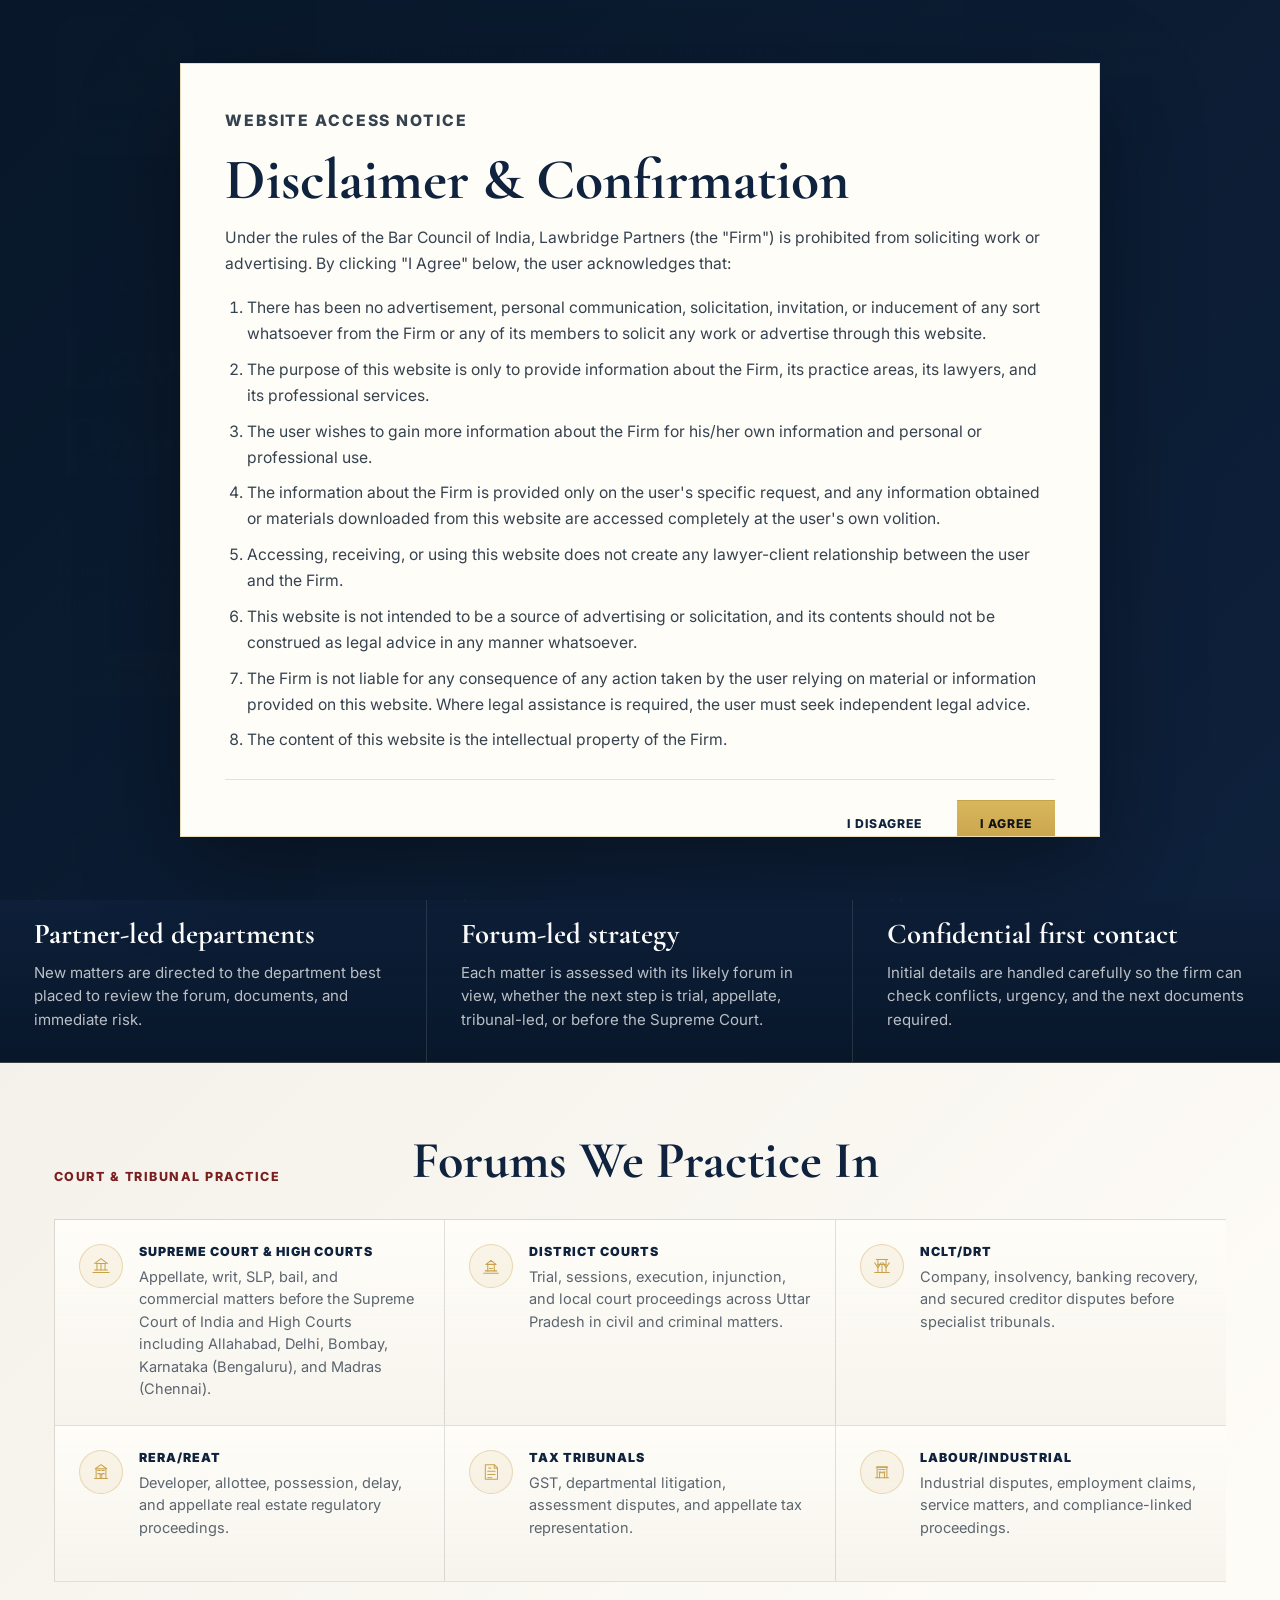
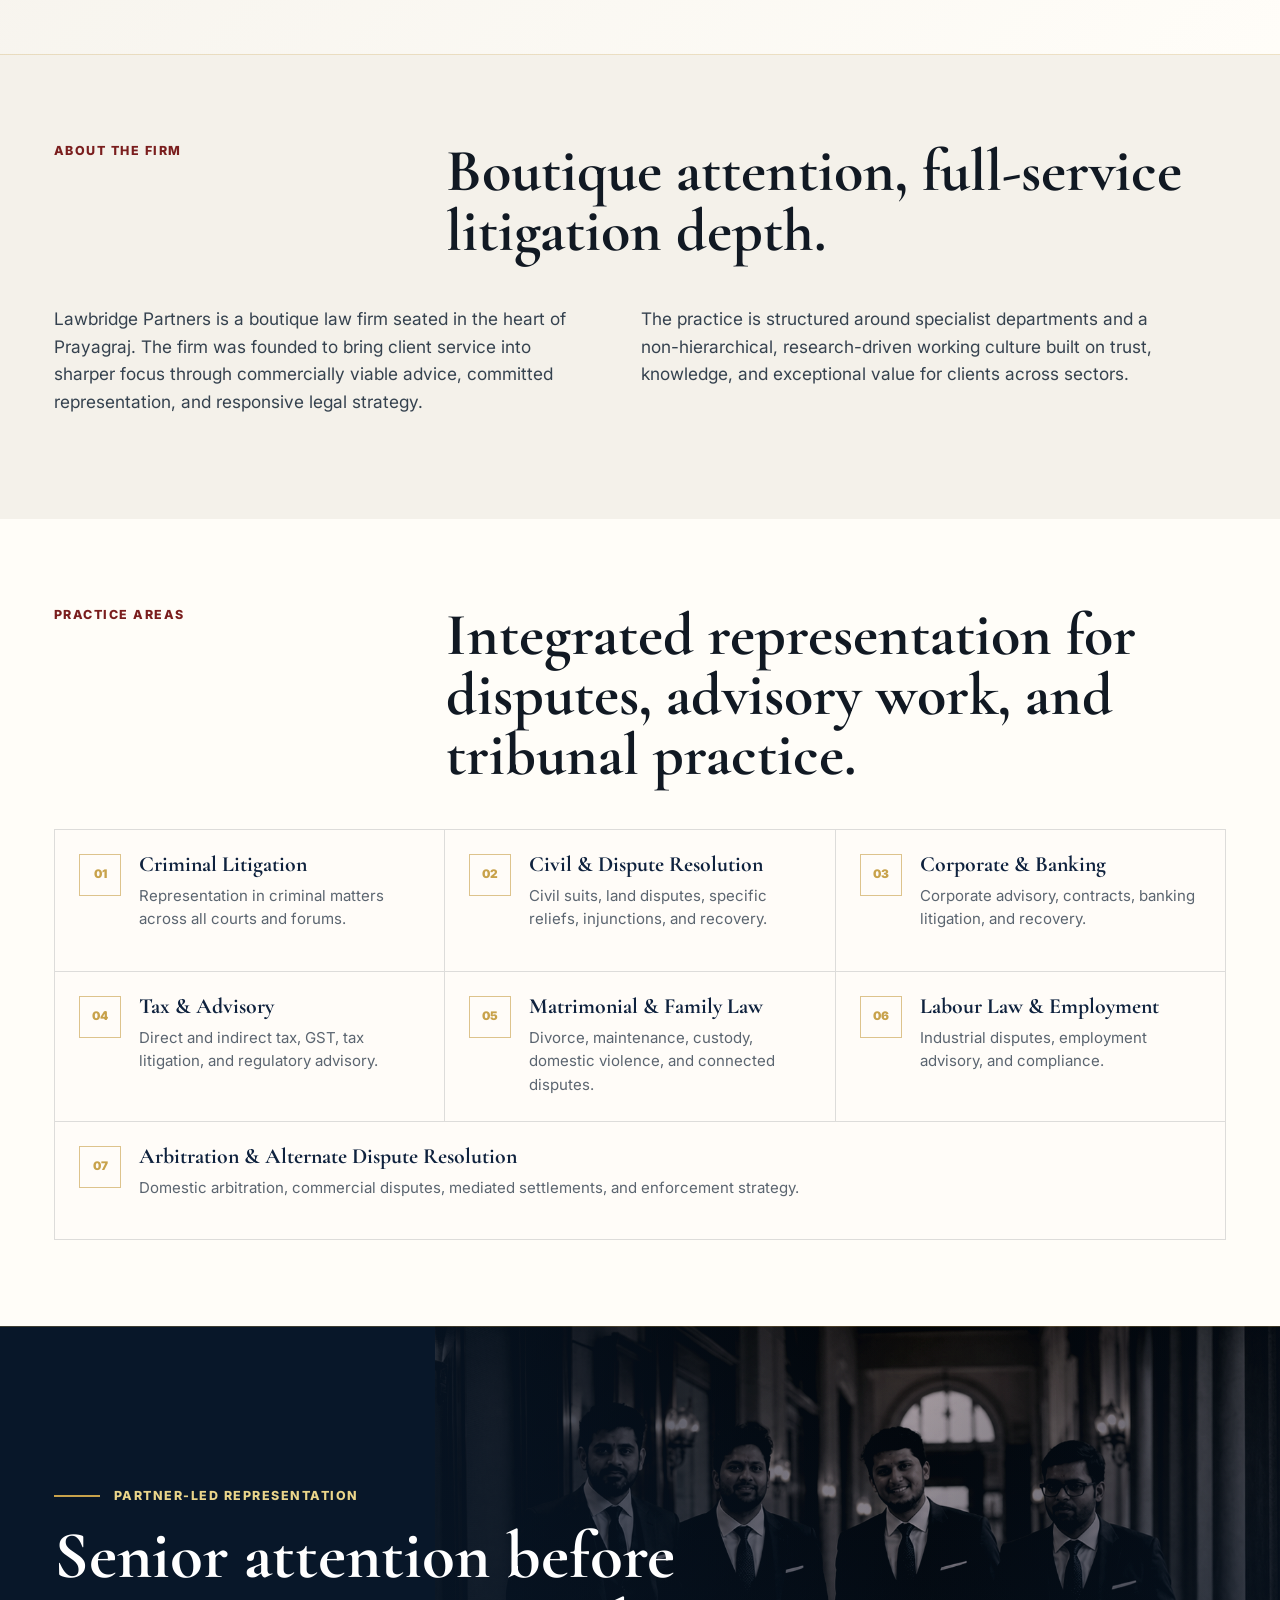
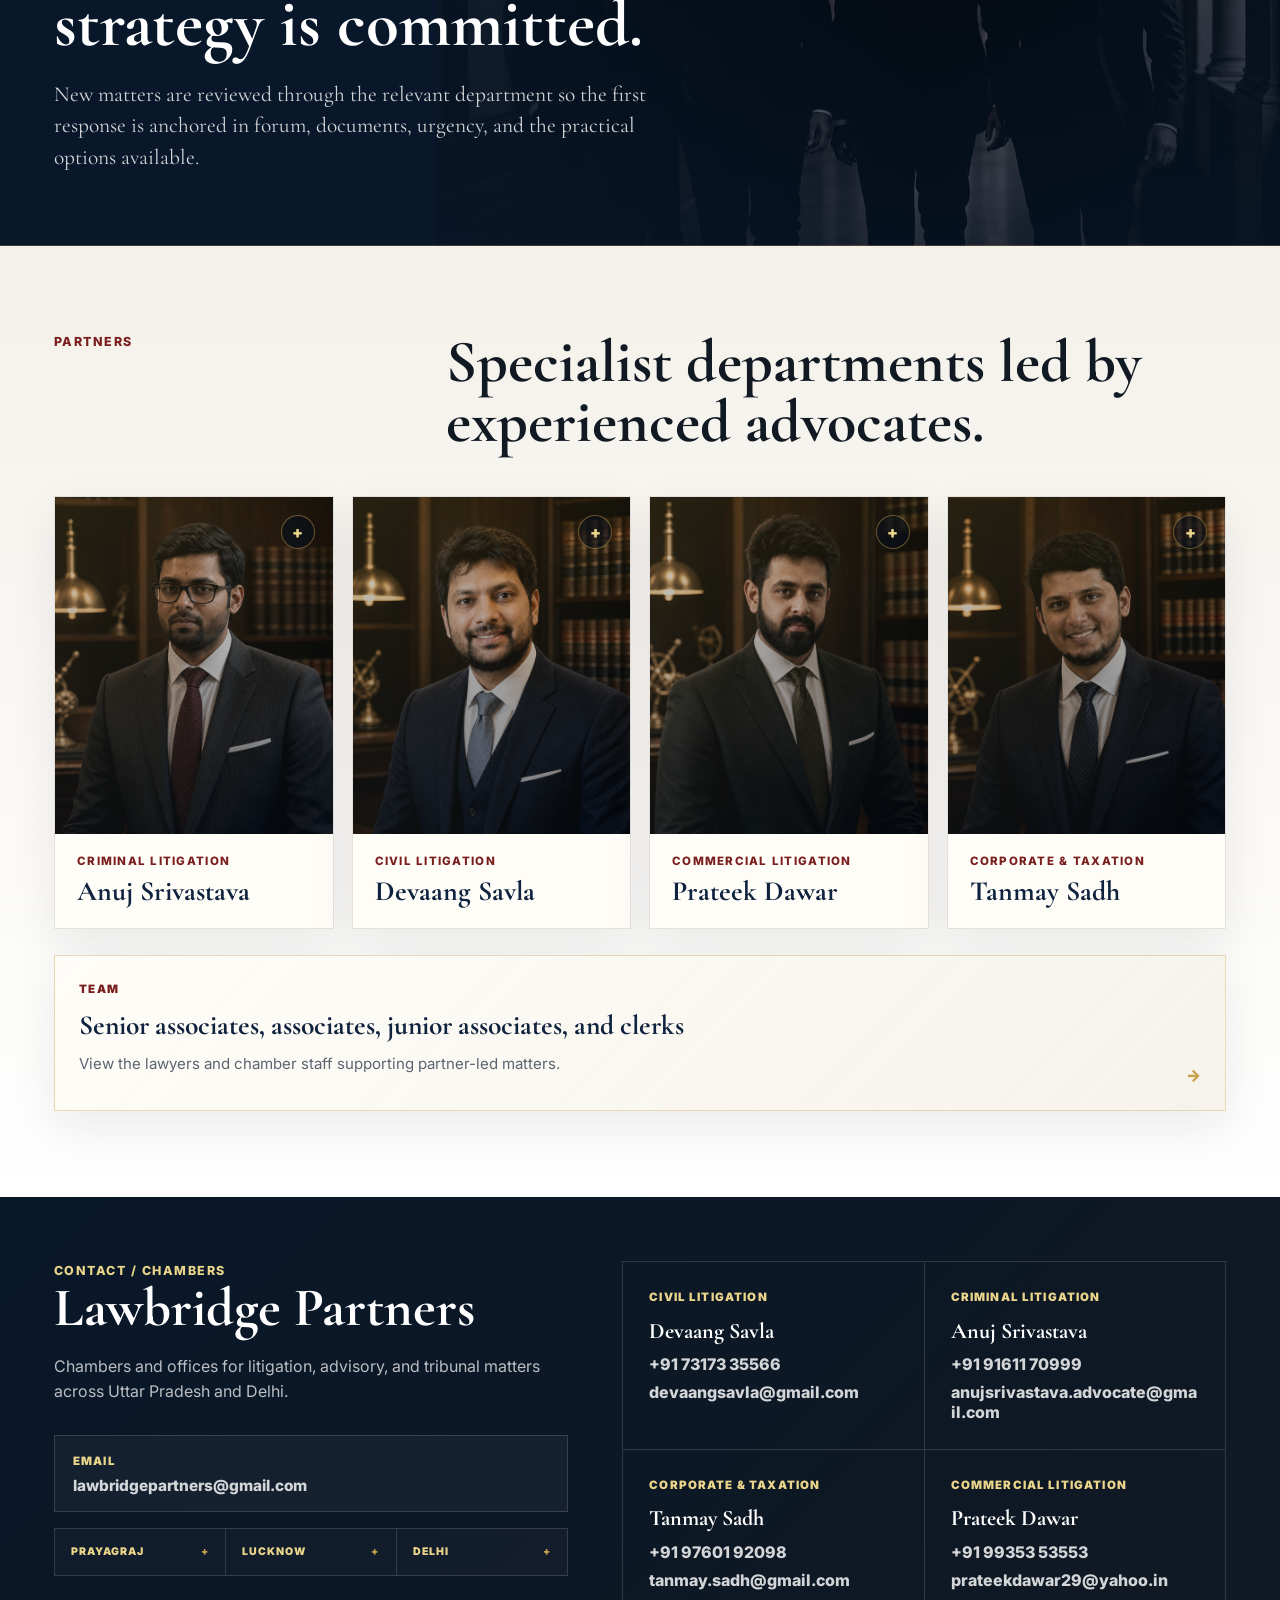
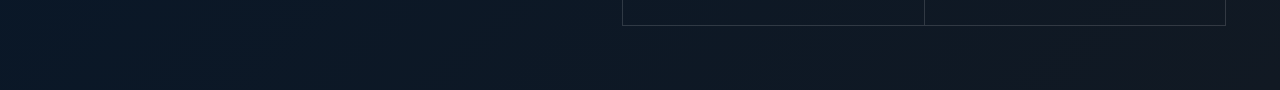
<file: index.html>
<!doctype html>
<html lang="en">
  <head>
    <meta charset="utf-8">
    <meta name="viewport" content="width=device-width, initial-scale=1">
    <title>Lawbridge Partners | Advocates & Consultancy</title>
    <meta
      name="description"
      content="Lawbridge Partners is a full-service litigation and advisory law firm based in Uttar Pradesh, with practice before courts, tribunals, the Supreme Court of India, and High Courts across India."
    >
    <link rel="preconnect" href="https://fonts.googleapis.com">
    <link rel="preconnect" href="https://fonts.gstatic.com" crossorigin>
    <link
      href="https://fonts.googleapis.com/css2?family=Cormorant+Garamond:wght@500;600;700&family=Inter:wght@400;500;600;700&display=swap"
      rel="stylesheet"
    >
    <link rel="stylesheet" href="styles.css">
    <style>
      .disclaimer-overlay {
        position: fixed;
        inset: 0;
        z-index: 1000;
        display: grid;
        place-items: center;
        padding: 28px;
        background:
          linear-gradient(135deg, rgba(8, 23, 41, 0.94), rgba(15, 34, 62, 0.88)),
          rgba(8, 23, 41, 0.96);
      }

      .disclaimer-overlay[hidden] {
        display: none;
      }

      .disclaimer-dialog {
        width: min(920px, 100%);
        max-height: min(86vh, 820px);
        overflow: auto;
        padding: clamp(24px, 4vw, 44px);
        border: 1px solid rgba(200, 162, 75, 0.36);
        background: var(--paper);
        box-shadow: 0 30px 90px rgba(0, 0, 0, 0.36);
      }

      .disclaimer-dialog h2 {
        margin-bottom: 16px;
        color: var(--legal-blue);
        font-size: clamp(2rem, 5vw, 3.6rem);
      }

      .disclaimer-dialog p,
      .disclaimer-dialog li {
        color: #35424f;
        font-size: 0.98rem;
        line-height: 1.65;
      }

      .disclaimer-dialog p {
        margin-bottom: 18px;
      }

      .disclaimer-dialog ol {
        display: grid;
        gap: 10px;
        margin: 0 0 26px;
        padding-left: 22px;
      }

      .disclaimer-actions {
        display: flex;
        flex-wrap: wrap;
        gap: 12px;
        justify-content: flex-end;
        padding-top: 20px;
        border-top: 1px solid rgba(17, 25, 35, 0.12);
      }

      .disclaimer-actions button {
        min-height: 46px;
        padding: 0 22px;
        border: 1px solid transparent;
        font: inherit;
        font-size: 0.76rem;
        font-weight: 800;
        letter-spacing: 0.08em;
        text-transform: uppercase;
        cursor: pointer;
        transition: color 180ms ease, border-color 180ms ease, background 180ms ease, transform 180ms ease;
      }

      .disclaimer-agree-button {
        background: linear-gradient(180deg, #d8b75c, var(--brass));
        color: #111318;
      }

      .disclaimer-disagree-button {
        border-color: rgba(15, 34, 62, 0.24);
        background: transparent;
        color: var(--legal-blue);
      }

      .disclaimer-actions button:hover {
        transform: translateY(-1px);
      }

      .disclaimer-actions button:focus-visible {
        outline: 3px solid var(--brass-soft);
        outline-offset: 4px;
      }

      body.disclaimer-locked {
        overflow: hidden;
      }

      @media (max-width: 640px) {
        .disclaimer-overlay {
          padding: 16px;
        }

        .disclaimer-dialog {
          max-height: 90vh;
        }

        .disclaimer-actions {
          justify-content: stretch;
        }

        .disclaimer-actions button {
          flex: 1 1 100%;
        }
      }
    </style>
  </head>
  <body class="disclaimer-locked">
    <div
      class="disclaimer-overlay"
      id="disclaimer-overlay"
      role="dialog"
      aria-modal="true"
      aria-labelledby="disclaimer-title"
    >
      <section class="disclaimer-dialog">
        <p class="section-label">Website Access Notice</p>
        <h2 id="disclaimer-title">Disclaimer &amp; Confirmation</h2>
        <p>
          Under the rules of the Bar Council of India, Lawbridge Partners (the "Firm")
          is prohibited from soliciting work or advertising. By clicking "I Agree"
          below, the user acknowledges that:
        </p>
        <ol>
          <li>There has been no advertisement, personal communication, solicitation, invitation, or inducement of any sort whatsoever from the Firm or any of its members to solicit any work or advertise through this website.</li>
          <li>The purpose of this website is only to provide information about the Firm, its practice areas, its lawyers, and its professional services.</li>
          <li>The user wishes to gain more information about the Firm for his/her own information and personal or professional use.</li>
          <li>The information about the Firm is provided only on the user's specific request, and any information obtained or materials downloaded from this website are accessed completely at the user's own volition.</li>
          <li>Accessing, receiving, or using this website does not create any lawyer-client relationship between the user and the Firm.</li>
          <li>This website is not intended to be a source of advertising or solicitation, and its contents should not be construed as legal advice in any manner whatsoever.</li>
          <li>The Firm is not liable for any consequence of any action taken by the user relying on material or information provided on this website. Where legal assistance is required, the user must seek independent legal advice.</li>
          <li>The content of this website is the intellectual property of the Firm.</li>
        </ol>
        <div class="disclaimer-actions" aria-label="Disclaimer confirmation actions">
          <button class="disclaimer-disagree-button" type="button" id="disclaimer-disagree-button">I Disagree</button>
          <button class="disclaimer-agree-button" type="button" id="disclaimer-agree-button">I Agree</button>
        </div>
      </section>
    </div>
    <header class="site-header" aria-label="Primary navigation">
      <a class="brand-link" href="#top" aria-label="Lawbridge Partners home">
        <img src="assets/lawbridge-logo-header.png" alt="Lawbridge Partners" class="brand-logo">
      </a>
      <nav class="site-navigation" aria-label="Main menu">
        <a href="#top" aria-current="page">Home</a>
        <a href="#about">About Us</a>
        <a href="#practice">Practice Areas</a>
        <a href="#forums">Forums</a>
        <a href="#partners">Team</a>
        <a href="#contact">Contact</a>
      </nav>
      <details class="mobile-menu">
        <summary>Menu</summary>
        <nav class="mobile-navigation" aria-label="Mobile menu">
          <a href="#top" aria-current="page">Home</a>
          <a href="#about">About Us</a>
          <a href="#practice">Practice Areas</a>
          <a href="#forums">Forums</a>
          <a href="#partners">Team</a>
          <a href="#contact">Contact</a>
        </nav>
      </details>
      <a class="header-action" href="#contact">Contact Chambers</a>
    </header>

    <main id="top">
      <section class="hero-section" aria-labelledby="hero-title">
        <div class="hero-copy">
          <p class="hero-label">Advocates & Consultancy</p>
          <h1 id="hero-title">Lawbridge Partners</h1>
          <p class="hero-lede">
            Rooted in Uttar Pradesh, with litigation and advisory work before trial courts,
            tribunals, High Courts across India, and the Supreme Court of India.
          </p>
          <div class="hero-actions" aria-label="Primary actions">
            <a class="primary-button" href="#partners">Meet the Team</a>
            <a class="secondary-button" href="#practice">View Practice Areas</a>
          </div>
        </div>
        <img
          class="hero-image"
          src="assets/allahabad-high-court-hero.png"
          alt="Allahabad High Court frontage treated as a dark institutional hero image"
        >
      </section>

      <section class="decision-band" aria-label="How Lawbridge Partners receives new matters">
        <article>
          <span>01</span>
          <h2>Partner-led departments</h2>
          <p>New matters are directed to the department best placed to review the forum, documents, and immediate risk.</p>
        </article>
        <article>
          <span>02</span>
          <h2>Forum-led strategy</h2>
          <p>Each matter is assessed with its likely forum in view, whether the next step is trial, appellate, tribunal-led, or before the Supreme Court.</p>
        </article>
        <article>
          <span>03</span>
          <h2>Confidential first contact</h2>
          <p>Initial details are handled carefully so the firm can check conflicts, urgency, and the next documents required.</p>
        </article>
      </section>

      <section class="forum-strip" id="forums" aria-labelledby="forums-title">
        <div class="forum-strip-heading">
          <p class="section-label">Court & Tribunal Practice</p>
          <h2 id="forums-title">Forums We Practice In</h2>
        </div>
        <ul class="forum-items">
          <li>
            <svg class="forum-glyph" viewBox="0 0 64 64" aria-hidden="true" focusable="false">
              <path d="M12 48h40" />
              <path d="M16 42h32" />
              <path d="M20 26h24" />
              <path d="M22 42V26" />
              <path d="M32 42V26" />
              <path d="M42 42V26" />
              <path d="M16 26 32 14l16 12" />
            </svg>
            <span>Supreme Court &amp; High Courts</span>
            <p>Appellate, writ, SLP, bail, and commercial matters before the Supreme Court of India and High Courts including Allahabad, Delhi, Bombay, Karnataka (Bengaluru), and Madras (Chennai).</p>
          </li>
          <li>
            <svg class="forum-glyph" viewBox="0 0 64 64" aria-hidden="true" focusable="false">
              <path d="M14 50h36" />
              <path d="M18 44h28" />
              <path d="M20 28h24" />
              <path d="M24 44V28" />
              <path d="M40 44V28" />
              <path d="M20 28 32 18l12 10" />
              <path d="M28 38h8" />
            </svg>
            <span>District Courts</span>
            <p>Trial, sessions, execution, injunction, and local court proceedings across Uttar Pradesh in civil and criminal matters.</p>
          </li>
          <li>
            <svg class="forum-glyph" viewBox="0 0 64 64" aria-hidden="true" focusable="false">
              <path d="M18 16h28" />
              <path d="M22 16v32" />
              <path d="M42 16v32" />
              <path d="M14 48h36" />
              <path d="M22 28h20" />
              <path d="M32 28v20" />
              <path d="M14 24l8 12 8-12" />
              <path d="M34 24l8 12 8-12" />
            </svg>
            <span>NCLT/DRT</span>
            <p>Company, insolvency, banking recovery, and secured creditor disputes before specialist tribunals.</p>
          </li>
          <li>
            <svg class="forum-glyph" viewBox="0 0 64 64" aria-hidden="true" focusable="false">
              <path d="M16 48h32" />
              <path d="M20 48V24h24v24" />
              <path d="M24 28h6" />
              <path d="M34 28h6" />
              <path d="M24 36h6" />
              <path d="M34 36h6" />
              <path d="M30 48V38h4v10" />
              <path d="M18 24 32 14l14 10" />
            </svg>
            <span>RERA/REAT</span>
            <p>Developer, allottee, possession, delay, and appellate real estate regulatory proceedings.</p>
          </li>
          <li>
            <svg class="forum-glyph" viewBox="0 0 64 64" aria-hidden="true" focusable="false">
              <path d="M18 14h22l8 8v28H18z" />
              <path d="M40 14v9h8" />
              <path d="M24 30h18" />
              <path d="M24 38h18" />
              <path d="M24 46h10" />
              <path d="M26 22h6" />
            </svg>
            <span>Tax Tribunals</span>
            <p>GST, departmental litigation, assessment disputes, and appellate tax representation.</p>
          </li>
          <li>
            <svg class="forum-glyph" viewBox="0 0 64 64" aria-hidden="true" focusable="false">
              <path d="M16 46h32" />
              <path d="M20 46V20h24v26" />
              <path d="M26 46V34h12v12" />
              <path d="M24 26h16" />
              <path d="M24 32h6" />
              <path d="M34 32h6" />
              <path d="M18 20h28" />
            </svg>
            <span>Labour/Industrial</span>
            <p>Industrial disputes, employment claims, service matters, and compliance-linked proceedings.</p>
          </li>
        </ul>
      </section>

      <section class="content-section about-section" id="about" aria-labelledby="about-title">
        <div class="section-heading">
          <p class="section-label">About the Firm</p>
          <h2 id="about-title">Boutique attention, full-service litigation depth.</h2>
        </div>
        <div class="about-grid">
          <p>
            Lawbridge Partners is a boutique law firm seated in the heart of Prayagraj.
            The firm was founded to bring client service into sharper focus through
            commercially viable advice, committed representation, and responsive legal strategy.
          </p>
          <p>
            The practice is structured around specialist departments and a non-hierarchical,
            research-driven working culture built on trust, knowledge, and exceptional value for
            clients across sectors.
          </p>
        </div>
      </section>

      <section class="content-section practice-section" id="practice" aria-labelledby="practice-title">
        <div class="section-heading">
          <p class="section-label">Practice Areas</p>
          <h2 id="practice-title">Integrated representation for disputes, advisory work, and tribunal practice.</h2>
        </div>
        <div class="practice-grid">
          <article class="practice-card">
            <span class="practice-icon" aria-hidden="true">01</span>
            <div>
              <h3>Criminal Litigation</h3>
              <p>Representation in criminal matters across all courts and forums.</p>
            </div>
          </article>
          <article class="practice-card">
            <span class="practice-icon" aria-hidden="true">02</span>
            <div>
              <h3>Civil & Dispute Resolution</h3>
              <p>Civil suits, land disputes, specific reliefs, injunctions, and recovery.</p>
            </div>
          </article>
          <article class="practice-card">
            <span class="practice-icon" aria-hidden="true">03</span>
            <div>
              <h3>Corporate & Banking</h3>
              <p>Corporate advisory, contracts, banking litigation, and recovery.</p>
            </div>
          </article>
          <article class="practice-card">
            <span class="practice-icon" aria-hidden="true">04</span>
            <div>
              <h3>Tax & Advisory</h3>
              <p>Direct and indirect tax, GST, tax litigation, and regulatory advisory.</p>
            </div>
          </article>
          <article class="practice-card">
            <span class="practice-icon" aria-hidden="true">05</span>
            <div>
              <h3>Matrimonial & Family Law</h3>
              <p>Divorce, maintenance, custody, domestic violence, and connected disputes.</p>
            </div>
          </article>
          <article class="practice-card">
            <span class="practice-icon" aria-hidden="true">06</span>
            <div>
              <h3>Labour Law & Employment</h3>
              <p>Industrial disputes, employment advisory, and compliance.</p>
            </div>
          </article>
          <article class="practice-card practice-card-wide">
            <span class="practice-icon" aria-hidden="true">07</span>
            <div>
              <h3>Arbitration & Alternate Dispute Resolution</h3>
              <p>Domestic arbitration, commercial disputes, mediated settlements, and enforcement strategy.</p>
            </div>
          </article>
        </div>
      </section>

      <section class="partner-led-visual-section" aria-labelledby="partner-led-title">
        <img
          src="assets/partners-led-silhouette.png"
          alt="Four Lawbridge Partners in a court corridor, treated as a dark silhouette"
          class="partner-led-image"
        >
        <div class="partner-led-content">
          <p class="hero-label">Partner-Led Representation</p>
          <h2 id="partner-led-title">Senior attention before strategy is committed.</h2>
          <p>
            New matters are reviewed through the relevant department so the first response is
            anchored in forum, documents, urgency, and the practical options available.
          </p>
        </div>
      </section>

      <section class="content-section partners-section" id="partners" aria-labelledby="partners-title">
        <div class="section-heading">
          <p class="section-label">Partners</p>
          <h2 id="partners-title">Specialist departments led by experienced advocates.</h2>
        </div>
        <div class="partners-list">
          <details class="partner-card">
            <summary>
              <span class="partner-portrait" aria-hidden="true">
                <img src="assets/partners/anuj-srivastava.png" alt="" loading="lazy" decoding="async">
              </span>
              <span class="partner-summary">
                <span>Criminal Litigation</span>
                <strong>Anuj Srivastava</strong>
              </span>
            </summary>
            <div class="partner-copy">
              <span>Founding Partner</span>
              <p>Heads criminal litigation before the Allahabad High Court and District/Sessions Courts in Uttar Pradesh.</p>
              <p class="partner-detail">Practice includes criminal litigation, land disputes, development authority matters, state corporation disputes, and motor accident claims, with a focus on criminal jurisprudence and civil statutes affected by criminality.</p>
              <p class="partner-detail">A Symbiosis International University alumnus with strong court craft and persuasive litigation skills.</p>
              <div class="partner-card-contact" aria-label="Anuj Srivastava contact information">
                <a href="tel:+919161170999">+91 91611 70999</a>
                <a href="mailto:anujsrivastava.advocate@gmail.com">anujsrivastava.advocate@gmail.com</a>
              </div>
            </div>
          </details>
          <details class="partner-card">
            <summary>
              <span class="partner-portrait" aria-hidden="true">
                <img src="assets/partners/devaang-savla.png" alt="" loading="lazy" decoding="async">
              </span>
              <span class="partner-summary">
                <span>Civil Litigation</span>
                <strong>Devaang Savla</strong>
              </span>
            </summary>
            <div class="partner-copy">
              <span>Founding Partner</span>
              <p>Heads civil litigation before all forums in Uttar Pradesh, with a BCL/LL.M. from the University of Oxford majoring in Civil Practice and Litigation.</p>
              <p class="partner-detail">First male Cornelia Sorabji Law Scholar from India at Somerville College, Oxford; Symbiosis BBA LL.B. batch topper in 2014; Ontario-Maharashtra Government Scholarship recipient for IPR-focused study at York University; and S.K. Jain Scholarship recipient.</p>
              <p class="partner-detail">Founded the Legal Aid and Social Development Educational Society, has around 10 years of legal teaching experience, and authored three books on legal reasoning, constitutional law, and procedural laws.</p>
              <div class="partner-card-contact" aria-label="Devaang Savla contact information">
                <a href="tel:+917317335566">+91 73173 35566</a>
                <a href="mailto:devaangsavla@gmail.com">devaangsavla@gmail.com</a>
              </div>
            </div>
          </details>
          <details class="partner-card">
            <summary>
              <span class="partner-portrait" aria-hidden="true">
                <img src="assets/partners/prateek-dawar.png" alt="" loading="lazy" decoding="async">
              </span>
              <span class="partner-summary">
                <span>Commercial Litigation</span>
                <strong>Prateek Dawar</strong>
              </span>
            </summary>
            <div class="partner-copy">
              <span>Founding Partner</span>
              <p>Panel counsel for Central Goods and Services Tax Department before the Allahabad High Court.</p>
              <p class="partner-detail">A B.A. LL.B. graduate from Law College, Dehradun, Uttaranchal University, he has contributed to diversifying the firm's practice across forums within and outside Uttar Pradesh.</p>
              <p class="partner-detail">Profile experience includes important CGST matters, complex civil and tax litigation, High Court representation, out-of-the-box thinking, and a dynamic litigation presence.</p>
              <div class="partner-card-contact" aria-label="Prateek Dawar contact information">
                <a href="tel:+919935353553">+91 99353 53553</a>
                <a href="mailto:prateekdawar29@yahoo.in">prateekdawar29@yahoo.in</a>
              </div>
            </div>
          </details>
          <details class="partner-card">
            <summary>
              <span class="partner-portrait" aria-hidden="true">
                <img class="partner-portrait-tanmay" src="assets/partners/tanmay-sadh.png" alt="" loading="lazy" decoding="async">
              </span>
              <span class="partner-summary">
                <span>Corporate & Taxation</span>
                <strong>Tanmay Sadh</strong>
              </span>
            </summary>
            <div class="partner-copy">
              <span>Founding Partner</span>
              <p>Heads the corporate and taxation team across advisory, litigation, and tribunal practice.</p>
              <p class="partner-detail">Studied law at the University of Petroleum and Energy Studies, Dehradun, and works across direct and indirect taxation, corporate litigation and advisory, contract law, GST, insolvency and bankruptcy, banking, and real estate.</p>
              <p class="partner-detail">Appears before the High Court, NCLT, NCLAT, CESTAT, and DRT.</p>
              <div class="partner-card-contact" aria-label="Tanmay Sadh contact information">
                <a href="tel:+919760192098">+91 97601 92098</a>
                <a href="mailto:tanmay.sadh@gmail.com">tanmay.sadh@gmail.com</a>
              </div>
            </div>
          </details>
        </div>
        <div class="team-link-panel" aria-label="Lawbridge wider team links">
          <a class="team-link-card" href="team.html#team">
            <span>Team</span>
            <strong>Senior associates, associates, junior associates, and clerks</strong>
            <em>View the lawyers and chamber staff supporting partner-led matters.</em>
          </a>
        </div>
      </section>

      <section class="contact-section" id="contact" aria-labelledby="contact-title">
        <div class="contact-heading">
          <p class="section-label">Contact / Chambers</p>
          <h2 id="contact-title">Lawbridge Partners</h2>
          <p>
            Chambers and offices for litigation, advisory, and tribunal matters across
            Uttar Pradesh and Delhi.
          </p>
          <div class="contact-email-card">
            <span>Email</span>
            <a href="mailto:lawbridgepartners@gmail.com">lawbridgepartners@gmail.com</a>
          </div>
          <div class="contact-office-grid" aria-label="Office addresses">
            <details class="contact-card">
              <summary>Prayagraj</summary>
              <p>Ground Floor, 18 Patrika Marg, Civil Lines, Prayagraj - 211001, Uttar Pradesh (India).</p>
            </details>
            <details class="contact-card">
              <summary>Lucknow</summary>
              <p>9/13, Vikas Nagar, Lucknow - 226022, Uttar Pradesh (India).</p>
            </details>
            <details class="contact-card">
              <summary>Delhi</summary>
              <p>E-350, GF &amp; LGF, East of Kailash, New Delhi 110065.</p>
            </details>
          </div>
        </div>
        <div class="contact-panel" aria-label="Partner contact details">
          <div class="partner-direct-grid" aria-label="Partner direct lines">
            <article class="partner-direct-card">
              <span>Civil Litigation</span>
              <h3>Devaang Savla</h3>
              <div class="partner-direct-links">
                <a href="tel:+917317335566">+91 73173 35566</a>
                <a href="mailto:devaangsavla@gmail.com">devaangsavla@gmail.com</a>
              </div>
            </article>
            <article class="partner-direct-card">
              <span>Criminal Litigation</span>
              <h3>Anuj Srivastava</h3>
              <div class="partner-direct-links">
                <a href="tel:+919161170999">+91 91611 70999</a>
                <a href="mailto:anujsrivastava.advocate@gmail.com">anujsrivastava.advocate@gmail.com</a>
              </div>
            </article>
            <article class="partner-direct-card">
              <span>Corporate &amp; Taxation</span>
              <h3>Tanmay Sadh</h3>
              <div class="partner-direct-links">
                <a href="tel:+919760192098">+91 97601 92098</a>
                <a href="mailto:tanmay.sadh@gmail.com">tanmay.sadh@gmail.com</a>
              </div>
            </article>
            <article class="partner-direct-card">
              <span>Commercial Litigation</span>
              <h3>Prateek Dawar</h3>
              <div class="partner-direct-links">
                <a href="tel:+919935353553">+91 99353 53553</a>
                <a href="mailto:prateekdawar29@yahoo.in">prateekdawar29@yahoo.in</a>
              </div>
            </article>
          </div>
        </div>
      </section>
    </main>
    <script>
      const disclaimerStorageKey = "lawbridge-disclaimer-accepted";
      const disclaimerOverlay = document.querySelector("#disclaimer-overlay");
      const disclaimerAgreeButton = document.querySelector("#disclaimer-agree-button");
      const disclaimerDisagreeButton = document.querySelector("#disclaimer-disagree-button");

      // Reads whether the visitor has already accepted the entry disclaimer.
      const hasAcceptedDisclaimer = () => {
        try {
          return window.localStorage.getItem(disclaimerStorageKey) === "true";
        } catch {
          return false;
        }
      };

      // Stores the visitor's disclaimer confirmation when browser storage is available.
      const saveDisclaimerAcceptance = () => {
        try {
          window.localStorage.setItem(disclaimerStorageKey, "true");
        } catch {
          // The overlay still closes for this visit if storage is blocked.
        }
      };

      // Unlocks the homepage after disclaimer confirmation or prior acceptance.
      const unlockDisclaimerOverlay = () => {
        document.body.classList.remove("disclaimer-locked");

        if (disclaimerOverlay) {
          disclaimerOverlay.hidden = true;
        }
      };

      if (hasAcceptedDisclaimer()) {
        unlockDisclaimerOverlay();
      }

      disclaimerAgreeButton?.addEventListener("click", () => {
        saveDisclaimerAcceptance();
        unlockDisclaimerOverlay();
      });

      disclaimerDisagreeButton?.addEventListener("click", () => {
        window.location.href = "https://www.google.com";
      });

      const partnerCards = document.querySelectorAll(".partner-card");

      partnerCards.forEach((selectedPartnerCard) => {
        selectedPartnerCard.addEventListener("toggle", () => {
          if (!selectedPartnerCard.open) {
            return;
          }

          partnerCards.forEach((partnerCard) => {
            if (partnerCard !== selectedPartnerCard) {
              partnerCard.open = false;
            }
          });
        });
      });

      const officeCards = document.querySelectorAll(".contact-office-grid .contact-card");

      officeCards.forEach((selectedOfficeCard) => {
        selectedOfficeCard.addEventListener("toggle", () => {
          if (!selectedOfficeCard.open) {
            return;
          }

          const selectedOfficeGrid = selectedOfficeCard.closest(".contact-office-grid");

          officeCards.forEach((officeCard) => {
            if (officeCard !== selectedOfficeCard && officeCard.closest(".contact-office-grid") === selectedOfficeGrid) {
              officeCard.open = false;
            }
          });
        });
      });
    </script>
  </body>
</html>
</file>
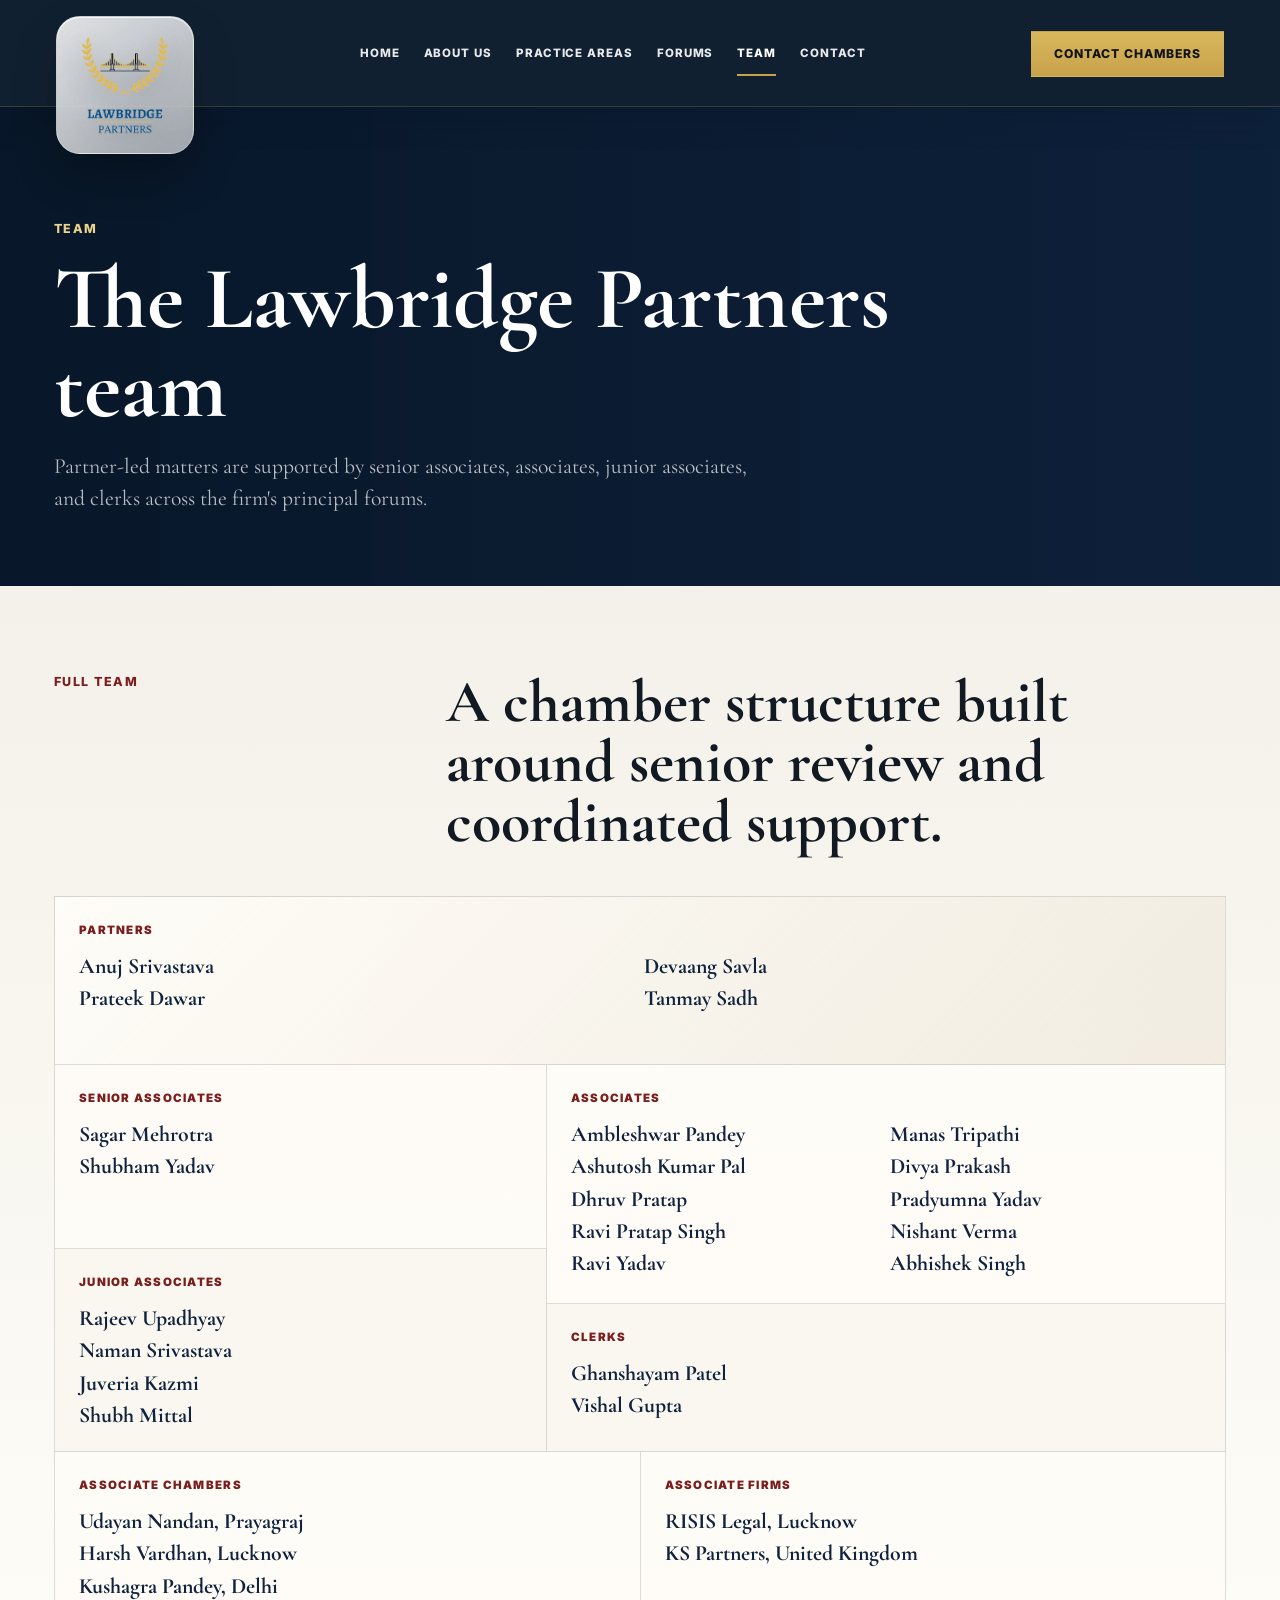
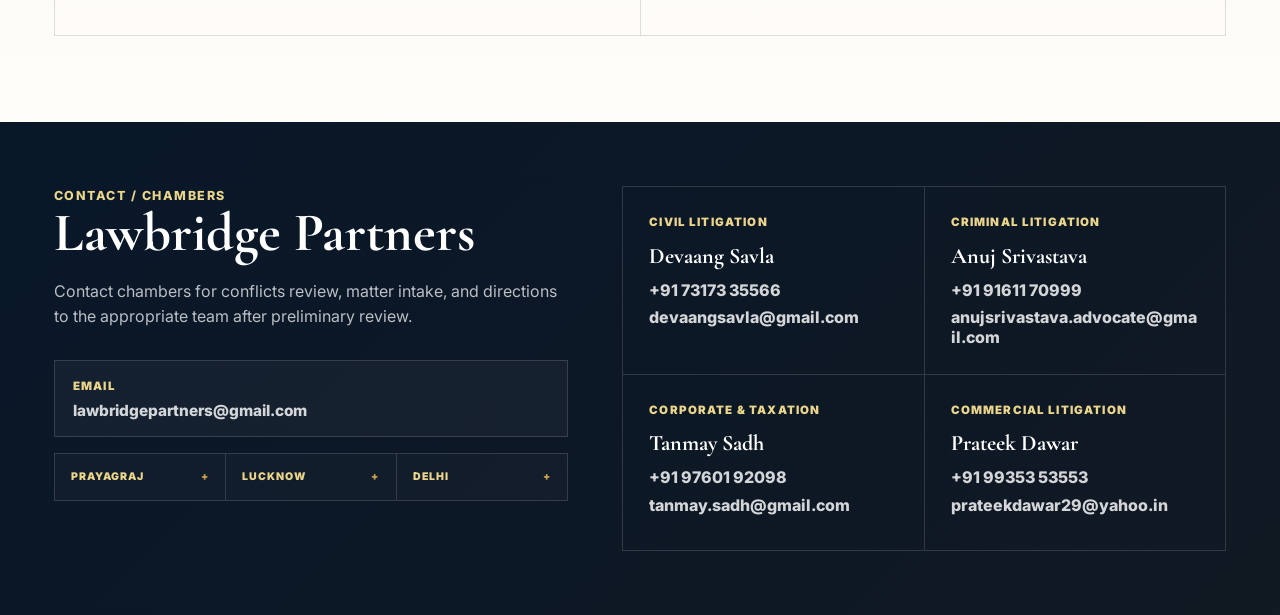
<file: team.html>
<!doctype html>
<html lang="en">
  <head>
    <meta charset="utf-8">
    <meta name="viewport" content="width=device-width, initial-scale=1">
    <title>Team | Lawbridge Partners</title>
    <meta
      name="description"
      content="Lawbridge Partners team, senior associates, associates, junior associates, associate chambers, associate firms, and clerks."
    >
    <link rel="preconnect" href="https://fonts.googleapis.com">
    <link rel="preconnect" href="https://fonts.gstatic.com" crossorigin>
    <link
      href="https://fonts.googleapis.com/css2?family=Cormorant+Garamond:wght@500;600;700&family=Inter:wght@400;500;600;700&display=swap"
      rel="stylesheet"
    >
    <link rel="stylesheet" href="styles.css">
  </head>
  <body>
    <header class="site-header" aria-label="Primary navigation">
      <a class="brand-link" href="index.html#top" aria-label="Lawbridge Partners home">
        <img src="assets/lawbridge-logo-header.png" alt="Lawbridge Partners" class="brand-logo">
      </a>
      <nav class="site-navigation" aria-label="Main menu">
        <a href="index.html#top">Home</a>
        <a href="index.html#about">About Us</a>
        <a href="index.html#practice">Practice Areas</a>
        <a href="index.html#forums">Forums</a>
        <a href="team.html" aria-current="page">Team</a>
        <a href="index.html#contact">Contact</a>
      </nav>
      <details class="mobile-menu">
        <summary>Menu</summary>
        <nav class="mobile-navigation" aria-label="Mobile menu">
          <a href="index.html#top">Home</a>
          <a href="index.html#about">About Us</a>
          <a href="index.html#practice">Practice Areas</a>
          <a href="index.html#forums">Forums</a>
          <a href="team.html" aria-current="page">Team</a>
          <a href="index.html#contact">Contact</a>
        </nav>
      </details>
      <a class="header-action" href="index.html#contact">Contact Chambers</a>
    </header>

    <main id="top">
      <section class="team-page-hero" aria-labelledby="team-title">
        <div>
          <p class="section-label">Team</p>
          <h1 id="team-title">The Lawbridge Partners team</h1>
          <p>
            Partner-led matters are supported by senior associates, associates,
            junior associates, and clerks across the firm's principal forums.
          </p>
        </div>
      </section>

      <section class="content-section team-directory-section" id="team" aria-labelledby="directory-title">
        <div class="section-heading">
          <p class="section-label">Full Team</p>
          <h2 id="directory-title">A chamber structure built around senior review and coordinated support.</h2>
        </div>

        <div class="team-directory-grid">
          <article class="team-group team-group-partners">
            <span>Partners</span>
            <ul>
              <li>Anuj Srivastava</li>
              <li>Devaang Savla</li>
              <li>Prateek Dawar</li>
              <li>Tanmay Sadh</li>
            </ul>
          </article>

          <div class="team-directory-lower">
            <article class="team-group team-group-senior">
              <span>Senior Associates</span>
              <ul>
                <li>Sagar Mehrotra</li>
                <li>Shubham Yadav</li>
              </ul>
            </article>
            <article class="team-group team-group-associates">
              <span>Associates</span>
              <ul>
                <li>Ambleshwar Pandey</li>
                <li>Manas Tripathi</li>
                <li>Ashutosh Kumar Pal</li>
                <li>Divya Prakash</li>
                <li>Dhruv Pratap</li>
                <li>Pradyumna Yadav</li>
                <li>Ravi Pratap Singh</li>
                <li>Nishant Verma</li>
                <li>Ravi Yadav</li>
                <li>Abhishek Singh</li>
              </ul>
            </article>
            <article class="team-group team-group-junior">
              <span>Junior Associates</span>
              <ul>
                <li>Rajeev Upadhyay</li>
                <li>Naman Srivastava</li>
                <li>Juveria Kazmi</li>
                <li>Shubh Mittal</li>
              </ul>
            </article>
            <article class="team-group team-group-clerks">
              <span>Clerks</span>
              <ul>
                <li>Ghanshayam Patel</li>
                <li>Vishal Gupta</li>
              </ul>
            </article>
          </div>

          <div class="team-directory-relationships">
            <article class="team-group">
              <span>Associate Chambers</span>
              <ul>
                <li>Udayan Nandan, Prayagraj</li>
                <li>Harsh Vardhan, Lucknow</li>
                <li>Kushagra Pandey, Delhi</li>
              </ul>
            </article>

            <article class="team-group">
              <span>Associate Firms</span>
              <ul>
                <li>RISIS Legal, Lucknow</li>
                <li>KS Partners, United Kingdom</li>
              </ul>
            </article>
          </div>
        </div>
      </section>

      <section class="contact-section" id="contact" aria-labelledby="team-contact-title">
        <div class="contact-heading">
          <p class="section-label">Contact / Chambers</p>
          <h2 id="team-contact-title">Lawbridge Partners</h2>
          <p>
            Contact chambers for conflicts review, matter intake, and directions to the
            appropriate team after preliminary review.
          </p>
          <div class="contact-email-card">
            <span>Email</span>
            <a href="mailto:lawbridgepartners@gmail.com">lawbridgepartners@gmail.com</a>
          </div>
          <div class="contact-office-grid" aria-label="Office addresses">
            <details class="contact-card">
              <summary>Prayagraj</summary>
              <p>Ground Floor, 18 Patrika Marg, Civil Lines, Prayagraj - 211001, Uttar Pradesh (India).</p>
            </details>
            <details class="contact-card">
              <summary>Lucknow</summary>
              <p>9/13, Vikas Nagar, Lucknow - 226022, Uttar Pradesh (India).</p>
            </details>
            <details class="contact-card">
              <summary>Delhi</summary>
              <p>E-350, GF &amp; LGF, East of Kailash, New Delhi 110065.</p>
            </details>
          </div>
        </div>
        <div class="contact-panel" aria-label="Partner contact details">
          <div class="partner-direct-grid" aria-label="Partner direct lines">
            <article class="partner-direct-card">
              <span>Civil Litigation</span>
              <h3>Devaang Savla</h3>
              <div class="partner-direct-links">
                <a href="tel:+917317335566">+91 73173 35566</a>
                <a href="mailto:devaangsavla@gmail.com">devaangsavla@gmail.com</a>
              </div>
            </article>
            <article class="partner-direct-card">
              <span>Criminal Litigation</span>
              <h3>Anuj Srivastava</h3>
              <div class="partner-direct-links">
                <a href="tel:+919161170999">+91 91611 70999</a>
                <a href="mailto:anujsrivastava.advocate@gmail.com">anujsrivastava.advocate@gmail.com</a>
              </div>
            </article>
            <article class="partner-direct-card">
              <span>Corporate &amp; Taxation</span>
              <h3>Tanmay Sadh</h3>
              <div class="partner-direct-links">
                <a href="tel:+919760192098">+91 97601 92098</a>
                <a href="mailto:tanmay.sadh@gmail.com">tanmay.sadh@gmail.com</a>
              </div>
            </article>
            <article class="partner-direct-card">
              <span>Commercial Litigation</span>
              <h3>Prateek Dawar</h3>
              <div class="partner-direct-links">
                <a href="tel:+919935353553">+91 99353 53553</a>
                <a href="mailto:prateekdawar29@yahoo.in">prateekdawar29@yahoo.in</a>
              </div>
            </article>
          </div>
        </div>
      </section>
    </main>
    <script>
      const officeCards = document.querySelectorAll(".contact-office-grid .contact-card");

      officeCards.forEach((selectedOfficeCard) => {
        selectedOfficeCard.addEventListener("toggle", () => {
          if (!selectedOfficeCard.open) {
            return;
          }

          const selectedOfficeGrid = selectedOfficeCard.closest(".contact-office-grid");

          officeCards.forEach((officeCard) => {
            if (officeCard !== selectedOfficeCard && officeCard.closest(".contact-office-grid") === selectedOfficeGrid) {
              officeCard.open = false;
            }
          });
        });
      });
    </script>
  </body>
</html>
</file>
<file: styles.css>
:root {
  --ink: #111923;
  --legal-blue: #0f223e;
  --legal-blue-deep: #081729;
  --legal-blue-soft: #16375e;
  --brass: #c8a24b;
  --brass-soft: #ead58a;
  --maroon: #7a1e1e;
  --stone: #f4f1ea;
  --paper: #fffdf8;
  --white: #ffffff;
  --line: rgba(17, 25, 35, 0.14);
  --dark-line: rgba(255, 255, 255, 0.14);
  --muted-text: #5b6570;
  --dark-muted: rgba(255, 255, 255, 0.72);
  --shadow: 0 24px 70px rgba(8, 23, 41, 0.18);
  --serif: "Cormorant Garamond", Georgia, serif;
  --sans: "Inter", Arial, sans-serif;
}

* {
  box-sizing: border-box;
}

html {
  scroll-behavior: smooth;
}

body {
  margin: 0;
  background: var(--paper);
  color: var(--ink);
  font-family: var(--sans);
  font-size: 16px;
  line-height: 1.6;
}

main {
  overflow-x: clip;
}

img {
  max-width: 100%;
}

a {
  color: inherit;
  text-decoration: none;
}

a:focus-visible {
  outline: 3px solid var(--brass-soft);
  outline-offset: 4px;
}

#about,
#forums,
#practice,
#partners,
#team,
#contact,
#top {
  scroll-margin-top: 118px;
}

.site-header {
  position: sticky;
  top: 0;
  z-index: 20;
  display: grid;
  grid-template-columns: auto minmax(0, 1fr) auto;
  align-items: center;
  gap: 28px;
  min-height: 96px;
  padding: 8px 56px 6px;
  border-bottom: 1px solid rgba(200, 162, 75, 0.22);
  background: rgba(8, 23, 41, 0.96);
  box-shadow: 0 12px 30px rgba(8, 23, 41, 0.18);
  backdrop-filter: blur(16px);
}

.brand-link {
  position: relative;
  z-index: 2;
  display: inline-flex;
  justify-content: center;
  align-items: center;
  width: 138px;
  height: 138px;
  min-height: 138px;
  margin: 8px 0 -54px;
  border: 1px solid rgba(255, 255, 255, 0.26);
  border-radius: 24px;
  background:
    linear-gradient(145deg, rgba(255, 255, 255, 0.82), rgba(255, 255, 255, 0.42)),
    rgba(255, 255, 255, 0.32);
  box-shadow:
    inset 0 1px 0 rgba(255, 255, 255, 0.78),
    0 22px 40px rgba(0, 0, 0, 0.28);
  backdrop-filter: blur(18px);
  overflow: hidden;
}

.brand-logo {
  display: block;
  width: 116px;
  height: 116px;
  margin: 0;
  object-fit: contain;
  object-position: center;
  filter: drop-shadow(0 10px 12px rgba(8, 23, 41, 0.22));
}

.site-navigation {
  display: flex;
  flex-wrap: wrap;
  justify-content: center;
  gap: 4px 24px;
  color: rgba(255, 255, 255, 0.9);
  font-size: 0.72rem;
  font-weight: 800;
  letter-spacing: 0.08em;
  text-transform: uppercase;
}

.site-navigation a {
  min-height: 44px;
  display: inline-flex;
  align-items: center;
  border-bottom: 2px solid transparent;
  transition: color 180ms ease, border-color 180ms ease;
}

.site-navigation a:hover,
.site-navigation a[aria-current="page"] {
  border-color: var(--brass);
  color: var(--white);
}

.mobile-menu {
  display: none;
}

.mobile-menu summary {
  list-style: none;
}

.mobile-menu summary::-webkit-details-marker {
  display: none;
}

.header-action,
.primary-button,
.secondary-button,
.partner-copy a {
  display: inline-flex;
  align-items: center;
  justify-content: center;
  min-height: 46px;
  padding: 0 22px;
  border: 1px solid transparent;
  font-size: 0.76rem;
  font-weight: 800;
  letter-spacing: 0.08em;
  text-transform: uppercase;
  transition: color 180ms ease, border-color 180ms ease, background 180ms ease, transform 180ms ease;
}

.header-action,
.primary-button {
  background: linear-gradient(180deg, #d8b75c, var(--brass));
  color: #111318;
}

.header-action:hover,
.primary-button:hover,
.partner-copy a:hover {
  transform: translateY(-1px);
}

.secondary-button {
  border-color: rgba(255, 255, 255, 0.38);
  color: var(--white);
}

.secondary-button:hover {
  border-color: var(--brass-soft);
  color: var(--brass-soft);
  transform: translateY(-1px);
}

.hero-section {
  position: relative;
  isolation: isolate;
  display: grid;
  align-items: center;
  min-height: calc(100svh - 150px);
  padding: 82px 58px 78px;
  overflow: hidden;
  background: var(--legal-blue-deep);
}

.hero-section::before,
.hero-section::after {
  content: "";
  position: absolute;
  inset: 0;
  pointer-events: none;
}

.hero-section::before {
  z-index: -2;
  background:
    linear-gradient(90deg, rgba(8, 23, 41, 0.99) 0%, rgba(8, 23, 41, 0.94) 36%, rgba(8, 23, 41, 0.68) 54%, rgba(8, 23, 41, 0.28) 76%, rgba(8, 23, 41, 0.12) 100%),
    linear-gradient(180deg, rgba(8, 23, 41, 0.28), rgba(8, 23, 41, 0.74));
}

.hero-section::after {
  z-index: -1;
  background:
    linear-gradient(180deg, rgba(8, 23, 41, 0) 72%, rgba(8, 23, 41, 0.58) 100%),
    linear-gradient(90deg, rgba(8, 23, 41, 0.72) 0%, rgba(8, 23, 41, 0.28) 34%, rgba(8, 23, 41, 0) 64%, rgba(8, 23, 41, 0.2) 100%);
}

.hero-image {
  position: absolute;
  inset: 0 0 0 12%;
  z-index: -3;
  width: 88%;
  height: 100%;
  max-width: none;
  object-fit: cover;
  object-position: right center;
  opacity: 0.95;
}

.hero-copy,
.content-section,
.contact-section {
  position: relative;
  z-index: 1;
  min-width: 0;
}

.hero-copy {
  max-width: 650px;
}

.hero-label,
.section-label {
  margin: 0 0 16px;
  color: var(--maroon);
  font-size: 0.78rem;
  font-weight: 800;
  letter-spacing: 0.12em;
  text-transform: uppercase;
}

.hero-label {
  display: inline-flex;
  align-items: center;
  gap: 14px;
  color: var(--brass-soft);
}

.hero-label::before {
  content: "";
  width: 46px;
  height: 2px;
  background: var(--brass);
}

h1,
h2,
h3,
p {
  margin-top: 0;
}

h1,
h2,
h3 {
  color: var(--ink);
  font-family: var(--serif);
  font-weight: 700;
  line-height: 1;
}

h1 {
  margin-bottom: 26px;
  color: var(--white);
  font-size: 5.55rem;
  overflow-wrap: break-word;
}

.hero-lede {
  max-width: 560px;
  margin-bottom: 30px;
  color: rgba(255, 255, 255, 0.9);
  font-family: var(--serif);
  font-size: 1.45rem;
  line-height: 1.48;
}

.hero-actions {
  display: flex;
  flex-wrap: wrap;
  gap: 14px;
}

.decision-band {
  display: grid;
  grid-template-columns: repeat(3, minmax(0, 1fr));
  border-top: 1px solid rgba(200, 162, 75, 0.24);
  border-bottom: 1px solid rgba(200, 162, 75, 0.24);
  background:
    linear-gradient(180deg, rgba(15, 34, 62, 0.98), rgba(8, 23, 41, 0.98)),
    var(--legal-blue-deep);
  color: var(--white);
}

.decision-band article {
  min-height: 168px;
  padding: 30px 34px;
  border-right: 1px solid rgba(255, 255, 255, 0.12);
}

.decision-band article:last-child {
  border-right: 0;
}

.decision-band span {
  display: block;
  margin-bottom: 14px;
  color: var(--brass-soft);
  font-size: 0.7rem;
  font-weight: 900;
  letter-spacing: 0.12em;
  text-transform: uppercase;
}

.decision-band h2 {
  margin-bottom: 12px;
  color: var(--white);
  font-size: 1.8rem;
}

.decision-band p {
  margin-bottom: 0;
  color: var(--dark-muted);
  font-size: 0.94rem;
  line-height: 1.58;
}

.forum-strip {
  display: grid;
  gap: 32px;
  padding: 72px 54px;
  border-bottom: 1px solid rgba(200, 162, 75, 0.28);
  background:
    linear-gradient(135deg, rgba(244, 241, 234, 0.98), rgba(255, 253, 248, 0.98)),
    var(--paper);
}

.forum-strip-heading {
  display: grid;
  grid-template-columns: minmax(190px, 0.28fr) minmax(0, 0.72fr);
  gap: 42px;
  align-items: end;
}

.forum-strip-heading .section-label {
  margin: 0;
}

.forum-strip-heading h2 {
  max-width: 760px;
  margin-bottom: 0;
  color: var(--legal-blue);
  font-size: 3.25rem;
  line-height: 1;
}

.forum-items {
  display: grid;
  grid-template-columns: repeat(3, minmax(0, 1fr));
  margin: 0;
  padding: 0;
  list-style: none;
  border-top: 1px solid rgba(17, 25, 35, 0.13);
  border-left: 1px solid rgba(17, 25, 35, 0.13);
}

.forum-items li {
  display: grid;
  grid-template-columns: auto minmax(0, 1fr);
  gap: 6px 16px;
  align-content: start;
  min-height: 156px;
  padding: 24px;
  border-right: 1px solid rgba(17, 25, 35, 0.13);
  border-bottom: 1px solid rgba(17, 25, 35, 0.13);
  background:
    linear-gradient(180deg, rgba(255, 253, 248, 0.96), rgba(244, 241, 234, 0.78)),
    var(--paper);
}

.forum-items li:nth-child(3n) {
  border-right: 0;
}

.forum-glyph {
  grid-row: span 2;
  width: 44px;
  height: 44px;
  padding: 8px;
  border: 1px solid rgba(200, 162, 75, 0.34);
  border-radius: 50%;
  background: rgba(200, 162, 75, 0.09);
  color: var(--brass);
  stroke: currentColor;
  stroke-width: 2.5;
  stroke-linecap: round;
  stroke-linejoin: round;
  fill: none;
}

.forum-items span {
  display: block;
  color: var(--legal-blue);
  font-size: 0.78rem;
  font-weight: 900;
  letter-spacing: 0.08em;
  line-height: 1.25;
  text-transform: uppercase;
}

.forum-items p {
  max-width: 24rem;
  margin: 0;
  color: var(--muted-text);
  font-size: 0.91rem;
  line-height: 1.55;
}

.content-section {
  padding: 86px 54px;
}

.section-heading {
  display: grid;
  grid-template-columns: minmax(210px, 0.3fr) minmax(0, 0.7fr);
  gap: 58px;
  align-items: start;
  margin-bottom: 44px;
}

.section-heading h2 {
  max-width: 920px;
  margin-bottom: 0;
  font-size: 3.75rem;
}

.about-section {
  background: var(--stone);
}

.about-grid {
  display: grid;
  grid-template-columns: repeat(2, minmax(0, 1fr));
  gap: 54px;
  max-width: 1120px;
  color: #35424f;
  font-size: 1.08rem;
}

.practice-section {
  background: var(--paper);
}

.practice-grid {
  display: grid;
  grid-template-columns: repeat(3, minmax(0, 1fr));
  border-top: 1px solid var(--line);
  border-left: 1px solid var(--line);
}

.practice-card {
  display: flex;
  gap: 18px;
  min-height: 142px;
  padding: 24px;
  border-right: 1px solid var(--line);
  border-bottom: 1px solid var(--line);
  background: rgba(255, 253, 248, 0.82);
}

.practice-card-wide {
  grid-column: span 3;
  min-height: 118px;
}

.practice-icon {
  flex: 0 0 auto;
  display: inline-grid;
  place-items: center;
  width: 42px;
  height: 42px;
  border: 1px solid rgba(200, 162, 75, 0.62);
  color: var(--brass);
  font-size: 0.74rem;
  font-weight: 900;
}

.practice-card h3 {
  margin-bottom: 8px;
  color: var(--legal-blue);
  font-size: 1.36rem;
}

.practice-card p {
  margin-bottom: 0;
  color: var(--muted-text);
  font-size: 0.94rem;
  line-height: 1.58;
}

.partners-section {
  background: linear-gradient(180deg, var(--stone), #ffffff);
}

.partner-led-visual-section {
  position: relative;
  isolation: isolate;
  min-height: 520px;
  display: grid;
  align-items: end;
  padding: 72px 54px;
  overflow: hidden;
  background: var(--legal-blue-deep);
  color: var(--white);
}

.partner-led-visual-section::before,
.partner-led-visual-section::after {
  content: "";
  position: absolute;
  inset: 0;
  pointer-events: none;
}

.partner-led-visual-section::before {
  z-index: -1;
  background:
    linear-gradient(90deg, rgba(8, 23, 41, 0.98) 0%, rgba(8, 23, 41, 0.68) 38%, rgba(8, 23, 41, 0.12) 72%, rgba(8, 23, 41, 0.42) 100%),
    linear-gradient(180deg, rgba(8, 23, 41, 0.08), rgba(8, 23, 41, 0.7));
}

.partner-led-visual-section::after {
  z-index: 0;
  border-top: 1px solid rgba(200, 162, 75, 0.28);
  border-bottom: 1px solid rgba(200, 162, 75, 0.28);
}

.partner-led-image {
  position: absolute;
  inset: 0 0 0 34%;
  z-index: -2;
  width: 66%;
  height: 100%;
  max-width: none;
  object-fit: cover;
  object-position: 60% top;
  opacity: 0.98;
  filter: brightness(1.14) contrast(1.02);
}

.partner-led-content {
  position: relative;
  z-index: 1;
  max-width: 680px;
}

.partner-led-content h2 {
  max-width: 680px;
  margin-bottom: 22px;
  color: var(--white);
  font-size: 4.2rem;
}

.partner-led-content p:last-child {
  max-width: 620px;
  margin-bottom: 0;
  color: rgba(255, 255, 255, 0.82);
  font-family: var(--serif);
  font-size: 1.34rem;
  line-height: 1.48;
}

.partners-list {
  display: grid;
  align-items: start;
  grid-template-columns: repeat(4, minmax(0, 1fr));
  gap: 18px;
}

.partner-card {
  position: relative;
  overflow: hidden;
  border: 1px solid rgba(17, 25, 35, 0.12);
  background: var(--paper);
  box-shadow: 0 18px 44px rgba(17, 25, 35, 0.08);
  transition:
    transform 180ms ease,
    border-color 180ms ease,
    box-shadow 180ms ease,
    background 180ms ease;
}

.partner-card[open] {
  grid-column: auto;
  border-color: rgba(200, 162, 75, 0.42);
  background:
    linear-gradient(140deg, rgba(15, 34, 62, 0.05), rgba(200, 162, 75, 0.09)),
    var(--paper);
  box-shadow: 0 22px 54px rgba(17, 25, 35, 0.12);
}

.partner-card summary,
.contact-card summary {
  cursor: pointer;
  list-style: none;
}

.partner-card summary::-webkit-details-marker,
.contact-card summary::-webkit-details-marker {
  display: none;
}

.partner-card summary {
  display: grid;
}

.partner-summary {
  display: grid;
  gap: 8px;
  padding: 18px 22px 22px;
}

.partner-summary span {
  color: var(--maroon);
  font-size: 0.72rem;
  font-weight: 800;
  letter-spacing: 0.11em;
  text-transform: uppercase;
}

.partner-summary strong {
  color: var(--legal-blue);
  font-family: var(--serif);
  font-size: 1.74rem;
  line-height: 1;
}

.partner-card summary::after,
.contact-card summary::after {
  content: "+";
  color: var(--brass);
  font-family: var(--sans);
  font-weight: 900;
}

.partner-card summary::after {
  position: absolute;
  right: 18px;
  top: 18px;
  z-index: 2;
  display: grid;
  width: 32px;
  height: 32px;
  place-items: center;
  border: 1px solid rgba(200, 162, 75, 0.48);
  border-radius: 999px;
  background: rgba(7, 15, 27, 0.62);
  color: var(--brass-soft);
  line-height: 1;
}

.partner-card[open] summary::after,
.contact-card[open] summary::after {
  content: "-";
}

.partner-card[open] .partner-summary {
  padding: 18px 58px 12px 22px;
}

.partner-card summary {
  position: relative;
}

.partner-portrait {
  position: relative;
  display: block;
  min-height: 214px;
  overflow: hidden;
  background:
    linear-gradient(135deg, rgba(15, 34, 62, 0.94), rgba(15, 34, 62, 0.58)),
    var(--legal-blue);
}

.partner-portrait::after {
  content: "";
  position: absolute;
  inset: 0;
  background:
    linear-gradient(180deg, rgba(7, 15, 27, 0.1), rgba(7, 15, 27, 0.46)),
    linear-gradient(135deg, rgba(200, 162, 75, 0.22), rgba(15, 34, 62, 0));
  pointer-events: none;
}

.partner-portrait img {
  width: 100%;
  height: 100%;
  min-height: 214px;
  object-fit: cover;
  filter: saturate(0.88) contrast(1.04);
  transform: scale(1.01);
  transition:
    filter 180ms ease,
    transform 220ms ease;
}

.partner-portrait-tanmay {
  object-position: center 58%;
}

.partner-card[open] .partner-portrait {
  display: none;
}

.partner-copy {
  display: grid;
  grid-template-columns: minmax(0, 1fr);
  gap: 10px;
  padding: 0 22px 24px;
  animation: partner-profile-reveal 180ms ease both;
}

.partner-copy span {
  display: block;
  margin-bottom: 2px;
  color: var(--maroon);
  font-size: 0.72rem;
  font-weight: 800;
  letter-spacing: 0.11em;
  text-transform: uppercase;
}

.partner-copy h3 {
  margin-bottom: 12px;
  color: var(--legal-blue);
  font-size: 1.72rem;
}

.partner-copy p {
  margin-bottom: 0;
  color: var(--muted-text);
  font-size: 0.86rem;
  line-height: 1.58;
}

.partner-detail {
  padding: 12px 0 0 14px;
  border-top: 1px solid rgba(17, 25, 35, 0.1);
  border-left: 2px solid rgba(200, 162, 75, 0.46);
}

.partner-card-contact {
  display: grid;
  gap: 7px;
  margin-top: 4px;
  padding-top: 14px;
  border-top: 1px solid rgba(17, 25, 35, 0.12);
}

.partner-copy a {
  min-height: 0;
  padding: 0;
  border: 0;
  color: var(--legal-blue);
  font-size: 0.82rem;
  font-weight: 800;
  line-height: 1.3;
  overflow-wrap: anywhere;
}

.partner-copy a::after {
  content: none;
}

@keyframes partner-profile-reveal {
  from {
    opacity: 0;
    transform: translateY(-6px);
  }

  to {
    opacity: 1;
    transform: translateY(0);
  }
}

.team-link-panel {
  display: grid;
  grid-template-columns: repeat(2, minmax(0, 1fr));
  gap: 18px;
  margin-top: 26px;
}

.team-link-card {
  position: relative;
  min-height: 156px;
  padding: 24px;
  border: 1px solid rgba(200, 162, 75, 0.38);
  background:
    linear-gradient(135deg, rgba(255, 253, 248, 0.96), rgba(244, 241, 234, 0.88)),
    var(--paper);
  box-shadow: 0 18px 44px rgba(17, 25, 35, 0.08);
  transition: border-color 180ms ease, box-shadow 180ms ease, transform 180ms ease;
}

.team-link-card::after {
  content: "->";
  position: absolute;
  right: 24px;
  bottom: 22px;
  color: var(--brass);
  font-weight: 900;
}

.team-link-card:hover {
  border-color: rgba(200, 162, 75, 0.72);
  box-shadow: 0 24px 54px rgba(17, 25, 35, 0.12);
  transform: translateY(-2px);
}

.team-link-card span {
  display: block;
  margin-bottom: 12px;
  color: var(--maroon);
  font-size: 0.72rem;
  font-weight: 900;
  letter-spacing: 0.11em;
  text-transform: uppercase;
}

.team-link-card strong {
  display: block;
  max-width: 560px;
  margin-bottom: 12px;
  color: var(--legal-blue);
  font-family: var(--serif);
  font-size: 1.72rem;
  line-height: 1.08;
}

.team-link-card em {
  display: block;
  max-width: 560px;
  padding-right: 28px;
  color: var(--muted-text);
  font-size: 0.94rem;
  font-style: normal;
  line-height: 1.58;
}

.team-link-card:only-child {
  grid-column: 1 / -1;
}

.team-link-card:only-child strong,
.team-link-card:only-child em {
  max-width: 780px;
}

.team-page-hero {
  display: grid;
  align-items: end;
  min-height: 420px;
  padding: 112px 54px 72px;
  background:
    linear-gradient(90deg, rgba(8, 23, 41, 0.98), rgba(15, 34, 62, 0.84)),
    var(--legal-blue-deep);
  color: var(--white);
}

.team-page-hero > div {
  max-width: 840px;
}

.team-page-hero .section-label {
  color: var(--brass-soft);
}

.team-page-hero h1 {
  margin-bottom: 18px;
  color: var(--white);
}

.team-page-hero p:last-child {
  max-width: 700px;
  margin-bottom: 0;
  color: var(--dark-muted);
  font-family: var(--serif);
  font-size: 1.35rem;
  line-height: 1.48;
}

.team-directory-section {
  background: linear-gradient(180deg, var(--stone), var(--paper));
}

.team-directory-grid {
  display: grid;
  grid-template-columns: minmax(0, 1fr);
  border-top: 1px solid var(--line);
  border-left: 1px solid var(--line);
}

.team-group {
  min-height: 184px;
  padding: 24px;
  border-right: 1px solid var(--line);
  border-bottom: 1px solid var(--line);
  background: rgba(255, 253, 248, 0.82);
}

.team-group-partners {
  min-height: 168px;
  background: linear-gradient(135deg, rgba(255, 253, 248, 0.96), rgba(236, 229, 214, 0.58));
}

.team-directory-lower {
  display: grid;
  grid-template-areas:
    "senior associates"
    "junior associates"
    "junior clerks";
  grid-template-columns: minmax(240px, 0.42fr) minmax(0, 0.58fr);
}

.team-group-senior {
  grid-area: senior;
}

.team-group-associates {
  grid-area: associates;
  min-height: 100%;
  background: rgba(255, 253, 248, 0.92);
}

.team-group-associates ul,
.team-group-partners ul {
  grid-template-columns: repeat(2, minmax(0, 1fr));
  column-gap: 24px;
}

.team-group-junior {
  grid-area: junior;
  background: rgba(250, 247, 240, 0.88);
}

.team-group-clerks {
  grid-area: clerks;
  min-height: 148px;
  background: rgba(250, 247, 240, 0.78);
}

.team-directory-relationships {
  display: grid;
  grid-template-columns: repeat(2, minmax(0, 1fr));
}

.team-group span {
  display: block;
  margin-bottom: 14px;
  color: var(--maroon);
  font-size: 0.72rem;
  font-weight: 900;
  letter-spacing: 0.11em;
  text-transform: uppercase;
}

.team-group ul {
  display: grid;
  gap: 8px;
  margin: 0;
  padding: 0;
  list-style: none;
}

.team-group li {
  color: var(--legal-blue);
  font-family: var(--serif);
  font-size: 1.36rem;
  font-weight: 700;
  line-height: 1.12;
}

.contact-section {
  display: grid;
  grid-template-columns: minmax(0, 0.46fr) minmax(0, 0.54fr);
  gap: 54px;
  align-items: start;
  padding: 64px 54px;
  background:
    linear-gradient(135deg, rgba(8, 23, 41, 0.98), rgba(17, 25, 35, 0.96)),
    var(--ink);
  color: var(--white);
}

.contact-section .section-label {
  color: var(--brass-soft);
}

.contact-section h2 {
  margin-bottom: 18px;
  color: var(--white);
  font-size: 3.4rem;
}

.contact-heading > p:not(.section-label) {
  max-width: 560px;
  margin-bottom: 0;
  color: var(--dark-muted);
}

.contact-panel {
  display: grid;
  gap: 18px;
}

.contact-email-card {
  display: grid;
  gap: 10px;
  padding: 24px;
  border: 1px solid var(--dark-line);
  background: rgba(255, 255, 255, 0.04);
}

.contact-heading .contact-email-card {
  margin-top: 30px;
  gap: 6px;
  padding: 16px 18px;
}

.contact-email-card span,
.partner-direct-card span {
  color: var(--brass-soft);
  font-size: 0.72rem;
  font-weight: 900;
  letter-spacing: 0.1em;
  text-transform: uppercase;
}

.contact-email-card a {
  color: var(--white);
  font-size: clamp(0.92rem, 1.2vw, 1.08rem);
  font-weight: 800;
  line-height: 1.24;
  overflow-wrap: anywhere;
}

.partner-direct-grid {
  display: grid;
  grid-template-columns: repeat(2, minmax(0, 1fr));
  border-top: 1px solid var(--dark-line);
  border-left: 1px solid var(--dark-line);
}

.partner-direct-card {
  display: grid;
  align-content: start;
  gap: 12px;
  min-height: 176px;
  padding: 26px;
  border-right: 1px solid var(--dark-line);
  border-bottom: 1px solid var(--dark-line);
}

.partner-direct-card h3 {
  margin: 0;
  color: var(--white);
  font-size: 1.38rem;
  line-height: 1.12;
}

.partner-direct-links {
  display: grid;
  gap: 8px;
  align-self: end;
}

.partner-direct-card a {
  align-self: end;
  color: rgba(255, 255, 255, 0.86);
  font-weight: 800;
  line-height: 1.24;
  overflow-wrap: anywhere;
}

.contact-office-grid {
  display: grid;
  grid-template-columns: repeat(3, minmax(0, 1fr));
  border: 1px solid var(--dark-line);
  background: rgba(255, 255, 255, 0.025);
}

.contact-heading .contact-office-grid {
  grid-template-columns: repeat(3, minmax(0, 1fr));
  margin-top: 16px;
}

.contact-card {
  display: grid;
  align-content: start;
  gap: 6px;
  min-height: 0;
  padding: 12px 16px;
  border-right: 1px solid var(--dark-line);
}

.contact-card:last-child {
  border-right: 0;
}

.contact-heading .contact-card {
  display: contents;
  border-right: 0;
}

.contact-heading .contact-card:last-child {
  grid-column: auto;
  border-bottom: 0;
}

.contact-heading .contact-card summary {
  min-height: 46px;
  padding: 12px 16px;
  border-right: 1px solid var(--dark-line);
}

.contact-heading .contact-card:nth-child(1) summary {
  grid-column: 1;
  grid-row: 1;
}

.contact-heading .contact-card:nth-child(2) summary {
  grid-column: 2;
  grid-row: 1;
}

.contact-heading .contact-card:nth-child(3) summary {
  grid-column: 3;
  grid-row: 1;
  border-right: 0;
}

.contact-heading .contact-card p {
  display: none;
  grid-column: 1 / -1;
  grid-row: 2;
  padding: 14px 16px 16px;
  border-top: 1px solid var(--dark-line);
}

.contact-heading .contact-card[open] p {
  display: block;
}

.contact-card summary {
  display: flex;
  align-items: center;
  justify-content: space-between;
  gap: 18px;
  color: var(--brass-soft);
  font-size: 0.66rem;
  font-weight: 900;
  letter-spacing: 0.1em;
  text-transform: uppercase;
}

.contact-section p,
.contact-section a {
  margin: 0;
  color: rgba(255, 255, 255, 0.82);
  overflow-wrap: anywhere;
}

.contact-card p:first-of-type,
.contact-card a:first-of-type {
  margin-top: 8px;
}

.contact-card p {
  font-size: 0.8rem;
  line-height: 1.48;
}

.contact-panel a:hover {
  color: var(--brass-soft);
}

@media (min-width: 1300px) {
  h1 {
    font-size: 6.35rem;
  }

  .hero-lede {
    font-size: 1.6rem;
  }
}

@media (max-width: 1120px) {
  .site-header {
    grid-template-columns: auto minmax(0, 1fr);
    padding-right: 30px;
    padding-left: 30px;
  }

  .header-action {
    display: none;
  }

  .site-navigation {
    justify-content: end;
    gap: 4px 16px;
  }

  .hero-section {
    padding-right: 38px;
    padding-left: 38px;
  }

  .forum-items {
    grid-template-columns: repeat(2, minmax(0, 1fr));
  }

  .forum-items li:nth-child(3n) {
    border-right: 1px solid rgba(17, 25, 35, 0.13);
  }

  .forum-items li:nth-child(2n) {
    border-right: 0;
  }

  .decision-band {
    grid-template-columns: repeat(2, minmax(0, 1fr));
  }

  .decision-band article:nth-child(2n) {
    border-right: 0;
  }

  .decision-band article:last-child {
    grid-column: span 2;
    border-top: 1px solid rgba(255, 255, 255, 0.12);
  }

  .content-section,
  .contact-section,
  .forum-strip,
  .partner-led-visual-section {
    padding-right: 38px;
    padding-left: 38px;
  }

  .section-heading,
  .forum-strip-heading,
  .about-grid,
  .contact-section {
    grid-template-columns: minmax(0, 1fr);
  }

  .practice-grid,
  .partners-list,
  .team-link-panel,
  .partner-direct-grid,
  .contact-office-grid {
    grid-template-columns: repeat(2, minmax(0, 1fr));
  }

  .partner-direct-card:nth-child(2n),
  .contact-card {
    grid-column: auto;
  }

  .practice-card-wide {
    grid-column: span 2;
  }

  .team-page-hero {
    padding-right: 38px;
    padding-left: 38px;
  }

  .contact-card:nth-child(2) {
    border-right: 0;
  }

  .partner-direct-card:nth-child(2n) {
    border-right: 0;
  }

  .contact-card:last-child {
    grid-column: span 2;
    border-top: 1px solid var(--dark-line);
  }
}

@media (max-width: 760px) {
  #about,
  #forums,
  #practice,
  #partners,
  #team,
  #contact,
  #top {
    scroll-margin-top: 90px;
  }

  .site-header {
    grid-template-columns: auto auto;
    justify-content: space-between;
    gap: 16px;
    min-height: 82px;
    padding: 8px 18px;
  }

  .brand-link {
    justify-content: center;
    width: 72px;
    height: 72px;
    min-height: 72px;
    margin: 0;
    border-radius: 16px;
  }

  .brand-logo {
    width: 62px;
    height: 62px;
    margin: 0;
  }

  .site-navigation {
    display: none;
  }

  .mobile-menu {
    position: relative;
    z-index: 4;
    display: block;
    justify-self: end;
  }

  .mobile-menu summary {
    display: inline-flex;
    align-items: center;
    justify-content: center;
    min-height: 42px;
    padding: 0 18px;
    border: 1px solid rgba(200, 162, 75, 0.48);
    color: var(--brass-soft);
    font-size: 0.7rem;
    font-weight: 900;
    letter-spacing: 0.12em;
    text-transform: uppercase;
  }

  .mobile-navigation {
    position: absolute;
    top: calc(100% + 12px);
    right: 0;
    display: grid;
    width: min(78vw, 260px);
    padding: 10px;
    border: 1px solid rgba(200, 162, 75, 0.28);
    background: rgba(8, 23, 41, 0.98);
    box-shadow: 0 22px 44px rgba(8, 23, 41, 0.32);
  }

  .mobile-navigation a {
    display: flex;
    align-items: center;
    min-height: 42px;
    padding: 0 12px;
    border-bottom: 1px solid rgba(255, 255, 255, 0.08);
    color: rgba(255, 255, 255, 0.9);
    font-size: 0.72rem;
    font-weight: 900;
    letter-spacing: 0.08em;
    text-transform: uppercase;
  }

  .mobile-navigation a:last-child {
    border-bottom: 0;
  }

  .mobile-navigation a[aria-current="page"] {
    color: var(--brass-soft);
  }

  .hero-section {
    min-height: calc(100svh - 92px);
    padding: 72px 24px 62px;
  }

  .hero-copy {
    width: 100%;
    max-width: 520px;
  }

  .hero-image {
    inset: 0;
    width: 100%;
    opacity: 0.38;
    object-position: 62% center;
  }

  .hero-section::before {
    background: linear-gradient(90deg, rgba(8, 23, 41, 0.96), rgba(8, 23, 41, 0.82));
  }

  h1 {
    font-size: 3rem;
  }

  .hero-lede {
    font-size: 1.22rem;
  }

  .hero-actions {
    display: grid;
  }

  .primary-button,
  .secondary-button {
    width: 100%;
  }

  .forum-strip {
    gap: 32px;
  }

  .forum-items {
    grid-template-columns: minmax(0, 1fr);
  }

  .forum-items li,
  .forum-items li:nth-child(2n),
  .forum-items li:nth-child(3n) {
    min-height: 0;
    padding: 22px;
    border-right: 0;
  }

  .content-section,
  .contact-section,
  .forum-strip,
  .partner-led-visual-section {
    padding: 64px 24px;
  }

  .partner-led-visual-section {
    min-height: 560px;
    align-items: center;
  }

  .partner-led-image {
    inset: 0;
    width: 100%;
    object-position: 62% center;
    opacity: 0.64;
  }

  .partner-led-content h2 {
    font-size: 2.64rem;
    line-height: 1.05;
  }

  .partner-led-content p:last-child {
    font-size: 1.12rem;
  }

  .decision-band {
    grid-template-columns: minmax(0, 1fr);
  }

  .decision-band article,
  .decision-band article:nth-child(2n),
  .decision-band article:last-child {
    grid-column: auto;
    min-height: auto;
    border-right: 0;
  }

  .decision-band article + article {
    border-top: 1px solid rgba(255, 255, 255, 0.12);
  }

  .section-heading {
    gap: 18px;
    margin-bottom: 32px;
  }

  .section-heading h2,
  .contact-section h2 {
    font-size: 2.42rem;
    line-height: 1.06;
  }

  .about-grid,
  .practice-grid,
  .partners-list,
  .team-link-panel,
  .team-directory-grid,
  .partner-direct-grid,
  .contact-office-grid {
    grid-template-columns: minmax(0, 1fr);
  }

  .practice-card,
  .practice-card-wide,
  .partner-card[open],
  .team-group-wide,
  .team-group-large,
  .partner-direct-card,
  .contact-card:last-child {
    grid-column: auto;
  }

  .team-page-hero {
    min-height: 380px;
    padding: 78px 24px 58px;
  }

  .team-page-hero h1 {
    font-size: 3rem;
  }

  .team-page-hero p:last-child {
    font-size: 1.14rem;
  }

  .team-link-card strong {
    font-size: 1.42rem;
  }

  .team-group {
    min-height: auto;
  }

  .team-directory-lower,
  .team-directory-relationships,
  .team-group-associates ul,
  .team-group-partners ul {
    grid-template-columns: minmax(0, 1fr);
  }

  .team-directory-lower {
    grid-template-areas:
      "senior"
      "associates"
      "junior"
      "clerks";
  }

  .practice-card {
    min-height: auto;
    padding: 22px;
  }

  .partner-copy p {
    min-height: auto;
  }

  .partner-direct-card,
  .partner-direct-card:nth-child(2n) {
    border-right: 0;
  }

  .contact-card,
  .contact-card:nth-child(2),
  .contact-card:last-child {
    border-right: 0;
    border-top: 1px solid var(--dark-line);
  }

  .contact-card:first-child {
    border-top: 0;
  }
}

@media (max-width: 420px) {
  .hero-copy {
    max-width: 100%;
  }

  h1 {
    max-width: 100%;
    font-size: 2rem;
    line-height: 1.08;
  }

  .hero-lede {
    max-width: 100%;
    font-size: 1.1rem;
  }
}

@media (max-width: 560px) {
  .hero-copy {
    width: 100%;
    max-width: 320px;
  }

  h1 {
    max-width: 100%;
    font-size: 2rem;
    line-height: 1.08;
  }

  .hero-lede {
    max-width: 100%;
    font-size: 1.1rem;
    overflow-wrap: break-word;
  }

  .hero-actions,
  .primary-button,
  .secondary-button {
    max-width: 100%;
  }
}

@media (prefers-reduced-motion: reduce) {
  *,
  *::before,
  *::after {
    scroll-behavior: auto !important;
    transition-duration: 0.01ms !important;
    animation-duration: 0.01ms !important;
    animation-iteration-count: 1 !important;
  }
}
</file>
